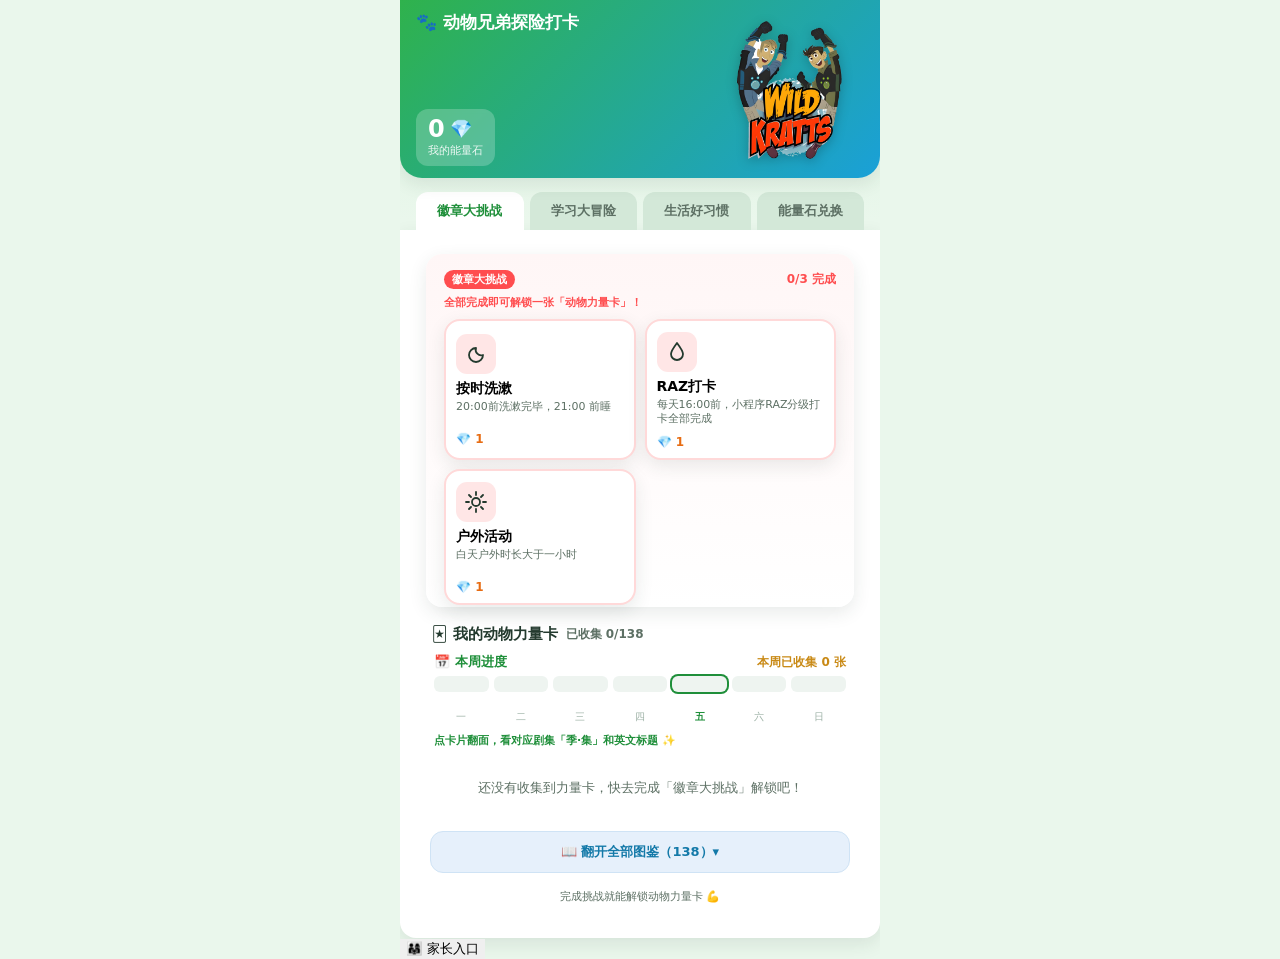
<file: index.html>
<!DOCTYPE html>
<html lang="zh-CN">
<head>
  <meta charset="UTF-8" />
  <meta name="viewport" content="width=device-width, initial-scale=1.0, maximum-scale=1.0, user-scalable=no, viewport-fit=cover" />
  <meta name="theme-color" content="#2fb24c" />
  <meta name="apple-mobile-web-app-capable" content="yes" />
  <meta name="apple-mobile-web-app-status-bar-style" content="default" />
  <meta name="apple-mobile-web-app-title" content="动物兄弟打卡" />
  <link rel="manifest" href="manifest.webmanifest" />
  <link rel="apple-touch-icon" href="img/apple-touch-icon.png" />
  <title>动物兄弟打卡</title>
  <link rel="stylesheet" href="css/style.css" />
</head>
<body>
  <!-- 家长验证弹窗 -->
  <div class="modal-mask hidden" id="lockModal">
    <div class="modal lock-modal">
      <h3>家长验证</h3>
      <div class="field">
        <label>请输入家长密码</label>
        <input type="password" id="lockPwd" inputmode="numeric" maxlength="12" placeholder="默认密码 1234" />
      </div>
      <div class="modal-actions">
        <button class="btn-ghost" id="lockCancel" style="flex:1">取消</button>
        <button class="btn-primary" id="lockOk" style="flex:2">进入家长端</button>
      </div>
    </div>
  </div>

  <!-- ===================== 小朋友视图 ===================== -->
  <div id="kidView" class="view">
    <div class="app-wrap">
      <!-- 顶部大横幅：左信息 + 右 logo（融入横幅背景） -->
      <div class="topbar">
        <div class="topbar-left">
          <h1>🐾 动物兄弟探险打卡</h1>
          <div class="balance-box">
            <div>
              <div class="balance-num"><span id="balance">0</span><span class="balance-ico">💎</span></div>
              <div class="balance-label">我的能量石</div>
            </div>
          </div>
        </div>
        <div class="topbar-right">
          <img src="img/hero.png" alt="动物兄弟" />
        </div>
      </div>

      <!-- 三栏切换器：按任务分类 -->
      <div class="tabs">
        <button class="tab active" data-tab="must">徽章大挑战</button>
        <button class="tab" data-tab="learn">学习大冒险</button>
        <button class="tab" data-tab="habit">生活好习惯</button>
        <button class="tab" data-tab="exchange">能量石兑换</button>
      </div>

      <!-- 面板 1：徽章大挑战 -->
      <div class="panel panel-kid" id="panel-must">
        <div class="section section-must">
          <div class="section-title">
            <span class="tag tag-must">徽章大挑战</span>
            <span class="must-progress" id="mustProgress"></span>
          </div>
          <div class="must-hint">全部完成即可解锁一张「动物力量卡」！</div>
          <div class="task-grid" id="mustGrid"></div>
        </div>
        <div class="section">
          <div class="section-title">🃏 我的动物力量卡 <span class="card-count" id="cardCount"></span></div>
          <div class="week-progress">
            <div class="week-head">
              <span class="week-title">📅 本周进度</span>
              <span class="week-count" id="weekCount">本周已收集 0 张</span>
            </div>
            <div class="week-bar" id="weekBar"></div>
          </div>
          <div class="card-sub">点卡片翻面，看对应剧集「季·集」和英文标题 ✨</div>
          <div class="card-filter hidden" id="cardFilter">
            <button class="cf-tab on" data-f="collected">已收集</button>
            <button class="cf-tab" data-f="uncollected">未收集</button>
            <button class="cf-tab" data-f="all">全部</button>
          </div>
          <div class="card-shelf" id="cardShelf"></div>
          <button class="card-expand" id="cardExpand">📖 翻开全部图鉴（138）▾</button>
        </div>
        <div class="foot-note">完成挑战就能解锁动物力量卡 💪</div>
      </div>

      <!-- 面板 2：学习大冒险 -->
      <div class="panel panel-kid hidden" id="panel-learn">
        <div class="section">
          <div class="section-title"><span class="tag tag-learn">学习大冒险</span></div>
          <div class="task-grid" id="learnGrid"></div>
        </div>
        <div class="foot-note">认真学习，积累能量石去兑换心仪的奖励吧！</div>
      </div>

      <!-- 面板 3：生活好习惯 -->
      <div class="panel panel-kid hidden" id="panel-habit">
        <div class="section">
          <div class="section-title"><span class="tag tag-habit">生活好习惯</span></div>
          <div class="task-grid" id="habitGrid"></div>
        </div>
        <div class="foot-note">自己的事情自己做，你越来越棒啦 🌟</div>
      </div>

      <!-- 面板 4：能量石兑换站 -->
      <div class="panel panel-kid hidden" id="panel-exchange">
        <div class="section">
          <div class="section-title">🎁 能量石兑换站</div>
          <div class="reward-grid" id="rewardGrid"></div>
        </div>
        <div class="foot-note">攒够能量石点兑换，去找爸爸妈妈领取奖励吧！</div>
      </div>

      <!-- 底部固定：家长入口 -->
      <button id="parentEntry" class="parent-entry">👨‍👩‍👧 家长入口</button>
    </div>
  </div>

  <!-- ===================== 家长视图（合并在单 App 内） ===================== -->
  <div id="adminView" class="view hidden">
    <div class="admin-body">
      <button class="back-kid" id="backKidBtn">← 返回打卡页</button>
      <div class="admin-head">
        <h1>🐾 动物兄弟打卡 · 家长端</h1>
        <div class="sub">管理任务清单、奖励与能量石积分</div>
        <div class="admin-balance">
          <div>
            <div style="font-size:12px;opacity:.9">当前能量石余额</div>
            <div class="num" id="aBalance">0</div>
          </div>
          <div style="font-size:26px">💎</div>
        </div>
      </div>

      <div class="tabs">
        <button class="tab active" data-tab="tasks">任务清单</button>
        <button class="tab" data-tab="rewards">奖励兑换</button>
        <button class="tab" data-tab="history">📈 历史记录</button>
      </div>

      <!-- 任务清单 -->
      <div class="panel" id="aPanelTasks">
        <div id="aTaskList"></div>
        <button class="btn-primary" id="aAddTaskBtn">+ 新增任务</button>
      </div>

      <!-- 奖励兑换 -->
      <div class="panel hidden" id="aPanelRewards">
        <div id="aRewardList"></div>
        <button class="btn-primary" id="aAddRewardBtn">+ 新增奖励</button>
      </div>

      <!-- 历史记录（日历视图） -->
      <div class="panel hidden" id="aPanelHistory">
        <div class="cal-head">
          <button class="cal-nav-btn" id="aCalPrev" title="上个月">‹</button>
          <div class="cal-title" id="aCalTitle">2026年08月</div>
          <button class="cal-nav-btn" id="aCalNext" title="下个月">›</button>
          <button class="cal-nav-btn cal-today" id="aCalToday" title="回到今天">▲</button>
        </div>
        <div class="cal-weekdays">
          <span>周一</span><span>周二</span><span>周三</span><span>周四</span>
          <span>周五</span><span>周六</span><span>周日</span>
        </div>
        <div class="cal-grid" id="aCalGrid"></div>
        <div class="cal-detail" id="aCalDetail"></div>
      </div>

      <div class="reset-zone">
        <button class="btn-danger" id="aResetBtn" type="button">🧹 清零重置（清空所有记录）</button>
        <div class="reset-hint">把能量石余额、所有打卡 / 兑换记录、已解锁的力量卡全部清空，并把任务 / 奖励恢复为初始默认。此操作不可恢复。</div>
      </div>

      <div class="reset-zone">
        <div class="pwd-row">
          <input type="text" id="aPwdInput" maxlength="12" placeholder="设置新的家长密码" />
          <button class="btn-ghost" id="aPwdSave">保存密码</button>
        </div>
        <div class="reset-hint">默认密码 1234，可在此修改为自定义密码。</div>
      </div>
    </div>

    <!-- 任务编辑弹窗 -->
    <div class="modal-mask hidden" id="aTaskModal">
      <div class="modal">
        <h3 id="aTaskModalTitle">新增任务</h3>
        <div class="field">
          <label>任务名称</label>
          <input type="text" id="aTName" maxlength="30" placeholder="如：每日阅读" />
        </div>
        <div class="field">
          <label>任务内容</label>
          <textarea id="aTContent" maxlength="200" placeholder="如：亲子共读 15-20 分钟"></textarea>
        </div>
        <div class="field">
          <label>能量石数量</label>
          <input type="number" id="aTStones" min="0" value="1" />
        </div>
        <div class="field">
          <label>分类</label>
          <div class="seg" id="aTCat">
            <button type="button" data-v="learn" class="on">学习大冒险</button>
            <button type="button" data-v="habit">生活好习惯</button>
            <button type="button" data-v="must">徽章大挑战</button>
          </div>
        </div>
        <div class="field">
          <label>状态</label>
          <div class="seg" id="aTStatus">
            <button type="button" data-v="active" class="on">启用</button>
            <button type="button" data-v="inactive">停用</button>
          </div>
        </div>
        <div class="modal-actions">
          <button class="btn-ghost" id="aTaskCancel" style="flex:1">取消</button>
          <button class="btn-primary" id="aTaskSave" style="flex:2">保存</button>
        </div>
      </div>
    </div>

    <!-- 奖励编辑弹窗 -->
    <div class="modal-mask hidden" id="aRewardModal">
      <div class="modal">
        <h3 id="aRewardModalTitle">新增奖励</h3>
        <div class="field">
          <label>奖励名称</label>
          <input type="text" id="aRName" maxlength="30" placeholder="如：看动画片 15 分钟" />
        </div>
        <div class="field">
          <label>所需能量石</label>
          <input type="number" id="aRStones" min="1" value="10" />
        </div>
        <div class="field">
          <label>奖励图片（可选）</label>
          <label class="img-pick">📷 选择图片<input type="file" id="aRImg" accept="image/*" hidden /></label>
          <img class="upload-prev" id="aRImgPrev" alt="" />
        </div>
        <div class="field">
          <label>状态</label>
          <div class="seg" id="aRStatus">
            <button type="button" data-v="active" class="on">启用</button>
            <button type="button" data-v="inactive">停用</button>
          </div>
        </div>
        <div class="modal-actions">
          <button class="btn-ghost" id="aRewardCancel" style="flex:1">取消</button>
          <button class="btn-primary" id="aRewardSave" style="flex:2">保存</button>
        </div>
      </div>
    </div>

    <div class="toast" id="aToast"></div>
  </div>

  <!-- 庆祝遮罩：徽章大挑战全部完成（小朋友端） -->
  <div class="celebrate hidden" id="celebrate">
    <div class="confetti" id="confetti"></div>
    <div class="celebrate-card">
      <div class="mascot">🐾</div>
      <div class="ctitle">太棒了！</div>
      <div class="cmsg" id="celebMsg"></div>
      <div class="powercard-big" id="powerCardBig"></div>
      <button class="btn-primary" id="celebClose">收下力量卡 💪</button>
    </div>
  </div>

  <div class="toast" id="toast"></div>

  <script src="js/config.js"></script>
  <script src="js/store.js"></script>
  <script src="js/admin.js"></script>
  <script src="js/app.js"></script>
</body>
</html>
</file>
<file: css/style.css>
/* ===== 动物兄弟打卡工作台 · 全局样式 ===== */
:root {
  --green: #2fb24c;
  --green-dark: #1f8f3a;
  --blue: #1aa0d8;
  --blue-dark: #1379a8;
  --orange: #ff8a2b;
  --orange-dark: #e76c12;
  --gold: #ffc02e;
  --ink: #233a2e;
  --ink-soft: #5d7064;
  --bg: #eaf7ec;
  --card: #ffffff;
  --line: #d7ead9;
  --danger: #ff4d4f;
  --radius: 16px;
  --shadow: 0 6px 18px rgba(35, 58, 46, 0.10);
}

* { box-sizing: border-box; -webkit-tap-highlight-color: transparent; }
html, body { margin: 0; padding: 0; }
body {
  font-family: "PingFang SC", "Microsoft YaHei", "Hiragino Sans GB", system-ui, sans-serif;
  background: var(--bg);
  color: var(--ink);
  -webkit-text-size-adjust: 100%;
}
button { font-family: inherit; cursor: pointer; border: none; }
input, textarea, select { font-family: inherit; }
.hidden { display: none !important; }

/* 移动端容器：在桌面上呈现手机列宽，在手机上全屏 */
.app-wrap {
  max-width: 480px;
  margin: 0 auto;
  min-height: 100vh;
  background: linear-gradient(180deg, #d8f3dd 0%, var(--bg) 220px);
  position: relative;
  overflow-x: hidden;
}

/* ===== 顶部大横幅：左信息 + 右 logo（融入横幅背景） ===== */
.topbar {
  display: flex; align-items: stretch; gap: 8px;
  padding: 12px 8px 12px 16px;
  background: linear-gradient(135deg, var(--green) 0%, var(--blue) 100%);
  color: #fff;
  border-radius: 0 0 22px 22px;
  box-shadow: var(--shadow);
  position: relative;
  min-height: 158px;
}
.topbar-left { flex: 1; display: flex; flex-direction: column; justify-content: space-between; min-width: 0; }
.topbar h1 { font-size: 17px; margin: 0; display: flex; align-items: center; gap: 6px; font-weight: 800; line-height: 1.2; }
.topbar .leaf { width: 24px; height: 24px; }
.topbar-right {
  display: flex; align-items: center; justify-content: center;
  padding: 6px 10px 6px 6px;
  background: transparent;
  border-radius: 0 0 18px 0;
}
.topbar-right img { height: 142px; width: auto; max-width: 180px; object-fit: contain; display: block; filter: drop-shadow(0 3px 6px rgba(0,0,0,.22)); }
.balance-box {
  background: rgba(255,255,255,.22); border-radius: 12px; padding: 8px 12px;
  backdrop-filter: blur(2px); align-self: flex-start;
}
.balance-num { font-size: 24px; font-weight: 800; line-height: 1; display: flex; align-items: center; gap: 5px; }
.balance-label { font-size: 11px; opacity: .9; margin-top: 2px; }
.balance-ico { font-size: 18px; }

/* ===== 通用区块 ===== */
.section { padding: 12px 14px 2px; }
.section-title {
  display: flex; align-items: center; gap: 8px;
  font-size: 15px; font-weight: 800; margin: 4px 2px 9px; color: var(--ink);
}
.section-title .tag {
  font-size: 11px; font-weight: 700; padding: 2px 8px; border-radius: 20px; color: #fff;
}
.tag-learn { background: var(--blue); }
.tag-habit { background: var(--orange); }

/* ===== 任务卡网格 ===== */
.task-grid { display: grid; grid-template-columns: repeat(2, 1fr); gap: 9px; }
.task-card {
  background: var(--card); border-radius: var(--radius); padding: 11px 10px 9px;
  box-shadow: var(--shadow); position: relative; transition: transform .12s ease;
  border: 2px solid transparent; text-align: left; width: 100%;
}
.task-card:active { transform: scale(.97); }
.task-card .ico {
  width: 40px; height: 40px; border-radius: 11px; display: flex; align-items: center;
  justify-content: center; margin-bottom: 6px;
}
.ico-learn { background: #e3f3fb; }
.ico-habit { background: #fff0e0; }
.task-card .ico svg { width: 24px; height: 24px; stroke: var(--ink); fill: none; stroke-width: 1.8; stroke-linecap: round; stroke-linejoin: round; }
.task-card .name { font-size: 14px; font-weight: 800; margin: 0 0 2px; }
.task-card .desc { font-size: 11px; color: var(--ink-soft); line-height: 1.3; min-height: 24px; }
.task-card .foot { display: flex; align-items: center; justify-content: space-between; margin-top: 8px; }
.task-card .stones { font-size: 12px; font-weight: 800; color: var(--orange-dark); }
.task-card .done-flag { font-size: 11px; font-weight: 700; color: var(--green-dark); }

.task-card.done { border-color: var(--green); background: #f1fcf3; }
.task-card.done .ico { background: var(--green); }
.task-card.done .ico svg { stroke: #fff; }
.task-card.done::after {
  content: "✓"; position: absolute; top: 10px; right: 12px;
  width: 24px; height: 24px; border-radius: 50%; background: var(--green); color: #fff;
  display: flex; align-items: center; justify-content: center; font-size: 14px; font-weight: 800;
}

/* ===== 奖励墙 ===== */
.reward-grid { display: grid; grid-template-columns: repeat(2, 1fr); gap: 9px; }
.reward-card {
  background: var(--card); border-radius: var(--radius); padding: 10px; box-shadow: var(--shadow);
  text-align: center; width: 100%; position: relative;
}
.reward-card .pic {
  width: 100%; aspect-ratio: 1.4/1; border-radius: 12px; background: #fff6e6;
  display: flex; align-items: center; justify-content: center; overflow: hidden; margin-bottom: 8px;
}
.reward-card .pic img { width: 100%; height: 100%; object-fit: cover; }
.reward-card .pic .ph { font-size: 30px; opacity: .5; }
.reward-card .rname { font-size: 13px; font-weight: 700; margin: 0 0 6px; min-height: 32px; }
.reward-card .rcost { font-size: 12px; font-weight: 800; color: var(--orange-dark); margin-bottom: 8px; }
.btn-redeem {
  width: 100%; padding: 9px; border-radius: 12px; font-weight: 800; font-size: 13px;
  background: var(--gold); color: var(--ink); transition: filter .15s;
}
.btn-redeem:active { filter: brightness(.95); }
.btn-redeem:disabled { background: #e4ece6; color: #9bb0a3; cursor: not-allowed; }

/* ===== 浮动提示 ===== */
.toast {
  position: fixed; left: 50%; top: 22%; transform: translateX(-50%) translateY(-10px);
  background: rgba(35,58,46,.94); color: #fff; padding: 10px 18px; border-radius: 22px;
  font-size: 14px; font-weight: 700; opacity: 0; transition: all .25s; z-index: 60; pointer-events: none;
}
.toast.show { opacity: 1; transform: translateX(-50%) translateY(0); }

/* 发现新版本提示 */
.update-tip {
  position: fixed; left: 50%; bottom: 16px; transform: translateX(-50%) translateY(20px);
  display: flex; align-items: center; gap: 12px;
  background: #2fb24c; color: #fff; padding: 10px 14px 10px 18px; border-radius: 30px;
  font-size: 14px; font-weight: 700; box-shadow: 0 6px 20px rgba(0,0,0,.25);
  opacity: 0; pointer-events: none; transition: all .3s; z-index: 70;
}
.update-tip:not(.hidden) { opacity: 1; transform: translateX(-50%) translateY(0); pointer-events: auto; }
.update-tip button {
  background: #fff; color: #2fb24c; border: none; border-radius: 20px;
  padding: 7px 16px; font-size: 13px; font-weight: 800; cursor: pointer;
}
.update-tip.hidden { display: none; }

/* 收集能量石粒子 */
.spark {
  position: fixed; z-index: 55; font-size: 20px; pointer-events: none;
  animation: sparkUp .8s ease-out forwards;
}
@keyframes sparkUp {
  0% { transform: translateY(0) scale(.6); opacity: 1; }
  100% { transform: translateY(-70px) scale(1.3); opacity: 0; }
}

/* ===== 家长端样式 ===== */
.admin-body { max-width: 720px; margin: 0 auto; padding-bottom: 40px; }
.admin-head {
  background: linear-gradient(135deg, var(--green) 0%, var(--blue) 100%);
  color: #fff; padding: 18px; border-radius: 0 0 22px 22px; box-shadow: var(--shadow);
}
.admin-head h1 { margin: 0; font-size: 20px; display: flex; align-items: center; gap: 8px; }
.admin-head .sub { font-size: 12px; opacity: .9; margin-top: 4px; }
.admin-balance {
  margin-top: 12px; background: rgba(255,255,255,.18); border-radius: 14px;
  padding: 12px 16px; display: flex; align-items: center; justify-content: space-between;
}
.admin-balance .num { font-size: 28px; font-weight: 800; }
.tabs { display: flex; gap: 6px; padding: 14px 16px 0; }
.tab {
  flex: 1; padding: 10px; text-align: center; border-radius: 12px 12px 0 0; font-weight: 700;
  font-size: 14px; background: #d3e8d8; color: var(--ink-soft);
}
.tab.active { background: #fff; color: var(--green-dark); }
/* 小朋友端四个 tab 并排：缩小字号、禁止换行，保持单行对齐 */
.app-wrap .tab { font-size: 13px; white-space: nowrap; }
.panel { background: #fff; padding: 16px; border-radius: 0 0 16px 16px; box-shadow: var(--shadow); }
.panel.hidden { display: none; }

.row {
  display: flex; align-items: center; gap: 10px; padding: 12px; border: 1px solid var(--line);
  border-radius: 14px; margin-bottom: 10px;
}
.row .meta { flex: 1; min-width: 0; }
.row .meta .t { font-weight: 700; font-size: 15px; display: flex; align-items: center; gap: 6px; }
.row .meta .d { font-size: 12px; color: var(--ink-soft); margin-top: 2px; }
.row .meta .s { font-size: 11px; color: var(--orange-dark); font-weight: 700; margin-top: 3px; }
.row .actions { display: flex; gap: 6px; }
.icon-btn {
  width: 34px; height: 34px; border-radius: 10px; background: #f1f5f2; font-size: 14px;
  display: flex; align-items: center; justify-content: center; color: var(--ink);
}
.icon-btn.danger { background: #ffe9e9; color: var(--danger); }
.icon-btn.ok { background: #e6f8ea; color: var(--green-dark); }
.icon-btn.undo { background: #e6f0fb; color: var(--blue-dark); }
.icon-btn:disabled { opacity: .35; cursor: not-allowed; }

.btn-primary {
  background: var(--green); color: #fff; padding: 12px 18px; border-radius: 12px;
  font-weight: 800; font-size: 15px; width: 100%; margin-top: 4px;
}
.btn-primary:active { filter: brightness(.95); }
.btn-ghost {
  background: #eef4f0; color: var(--ink); padding: 11px 16px; border-radius: 12px;
  font-weight: 700; font-size: 14px;
}
.btn-danger {
  background: #ffe9e9; color: var(--danger); padding: 12px 18px; border-radius: 12px;
  font-weight: 800; font-size: 15px; width: 100%; margin-top: 4px; border: 1px solid #ffd2d2;
}
.btn-danger:active { filter: brightness(.96); }

.reset-zone {
  margin: 18px 16px 4px; padding: 14px; border: 1px dashed #ffd2d2; border-radius: 14px;
  background: #fff7f7;
}
.reset-hint {
  margin-top: 8px; font-size: 11px; line-height: 1.5; color: #c0392b;
}

/* 弹窗 */
.modal-mask {
  position: fixed; inset: 0; background: rgba(20,40,30,.5); z-index: 80;
  display: flex; align-items: flex-end; justify-content: center;
}
.modal {
  background: #fff; width: 100%; max-width: 480px; border-radius: 22px 22px 0 0;
  padding: 20px 18px 22px; animation: slideUp .25s ease;
}
@keyframes slideUp { from { transform: translateY(100%); } to { transform: translateY(0); } }
.modal h3 { margin: 0 0 14px; font-size: 18px; }
.field { margin-bottom: 12px; }
.field label { display: block; font-size: 13px; font-weight: 700; margin-bottom: 6px; color: var(--ink); }
.field input[type=text], .field input[type=number], .field textarea, .field select {
  width: 100%; padding: 11px 12px; border: 1px solid var(--line); border-radius: 11px;
  font-size: 15px; background: #fafdfb;
}
.field textarea { resize: vertical; min-height: 56px; }
.seg { display: flex; gap: 8px; }
.seg button {
  flex: 1; padding: 10px; border-radius: 11px; background: #eef4f0; font-weight: 700; font-size: 14px;
  color: var(--ink-soft);
}
.seg button.on { background: var(--green); color: #fff; }
.modal-actions { display: flex; gap: 10px; margin-top: 8px; }
.modal-actions .btn-primary { margin-top: 0; }

.upload-prev {
  width: 80px; height: 56px; border-radius: 10px; object-fit: cover; border: 1px solid var(--line);
  display: none; margin-top: 8px;
}
.img-pick {
  display: inline-flex; align-items: center; gap: 6px; padding: 9px 14px; border-radius: 11px;
  background: #fff3e0; color: var(--orange-dark); font-weight: 700; font-size: 13px; margin-top: 4px;
}

.empty { text-align: center; color: var(--ink-soft); padding: 24px; font-size: 13px; }

.foot-note { text-align: center; color: var(--ink-soft); font-size: 11px; padding: 12px 16px 18px; }

/* ===== 每日必打卡 / 徽章大挑战（小朋友端，置顶） ===== */
.tag-must { background: var(--danger); }
.section-must {
  background: linear-gradient(180deg, #fff6f6 0%, #ffffff 100%);
  border-radius: 16px; margin: 8px 10px 2px; box-shadow: var(--shadow);
}
.section-must .section-title { margin: 4px 4px 8px; }
.section-must .task-grid { padding: 0 4px; }
.ico-must { background: #ffe6e6; }
.task-card.must { border-color: #ffd9d9; }
.must-hint { font-size: 11px; color: var(--danger); margin: -2px 4px 9px; font-weight: 700; }
.must-progress { font-size: 12px; font-weight: 800; color: var(--danger); margin-left: auto; }

/* ===== 我的动物力量卡册（翻转卡 · 图鉴式） ===== */
.card-shelf { display: grid; grid-template-columns: repeat(4, 1fr); gap: 8px; }
/* 卡册：本周进度（周一~周日 7 格） + 状态筛选 + 展开按钮 */
.week-progress { margin: 2px 4px 9px; }
.week-head { display: flex; justify-content: space-between; align-items: baseline; margin-bottom: 5px; }
.week-title { font-size: 13px; font-weight: 800; color: var(--green-dark); }
.week-count { font-size: 12px; font-weight: 700; color: var(--gold-dark, #c98a16); }
.week-bar { display: flex; gap: 5px; }
.week-day { flex: 1; text-align: center; }
.week-seg { height: 16px; border-radius: 6px; background: #eef4f0; transition: background .3s ease; }
.week-day.filled .week-seg { background: var(--gold); }
.week-day.today .week-seg { box-shadow: 0 0 0 2px var(--green-dark); }
.week-num { font-size: 12px; font-weight: 800; color: #9bb0a4; line-height: 1.4; min-height: 17px; }
.week-day.filled .week-num { color: var(--gold-dark, #c98a16); }
.week-dow { font-size: 10px; color: #9bb0a4; margin-top: 1px; }
.week-day.today .week-dow { color: var(--green-dark); font-weight: 800; }
.card-sub { font-size: 11px; color: var(--green-dark); margin: 0 4px 9px; font-weight: 700; }
.card-filter { display: flex; gap: 6px; margin: 0 4px 9px; }
.cf-tab {
  flex: 1; padding: 7px 4px; border-radius: 11px; background: #f1f5f2;
  color: var(--ink-soft); font-size: 12px; font-weight: 700; border: 1px solid transparent;
}
.cf-tab.on { background: var(--green); color: #fff; }
.card-expand {
  display: block; width: 100%; margin: 12px 0 2px; padding: 11px;
  border-radius: 13px; background: #e6f0fb; color: var(--blue-dark);
  font-size: 13px; font-weight: 800; border: 1px solid #cfe3f5;
}
.card-expand:active { filter: brightness(.96); }
.card-empty { grid-column: 1 / -1; text-align: center; color: var(--ink-soft); font-size: 13px; padding: 22px 10px; }
.card-count { font-size: 12px; font-weight: 700; color: var(--ink-soft); }

.flip-card {
  position: relative;
  aspect-ratio: 3 / 4;
  perspective: 700px;
  cursor: pointer;
  -webkit-tap-highlight-color: transparent;
  transition: transform .4s cubic-bezier(.2,.85,.3,1.12);
}
.flip-card:active { transform: scale(.96); }
/* 放大态：固定铺满手机页面，弹出动画带大回弹 */
.flip-card.zoomed {
  position: fixed;
  top: 4vh; left: 5vw; right: 5vw; bottom: 4vh;
  z-index: 100;
  animation: cardPop .5s cubic-bezier(.34,1.56,.64,1);
}
.flip-card.zoomed .flip-front,
.flip-card.zoomed .flip-back {
  box-shadow: 0 20px 50px rgba(0,0,0,.35);
  border-radius: 22px;
}
/* 放大态：动物名称与超能力字体放大三倍 */
.flip-card.zoomed .fc-name { font-size: 39px; margin-top: 10px; }
.flip-card.zoomed .fc-power { font-size: 33px; margin-top: 8px; }
@keyframes cardPop {
  from { transform: scale(.55); opacity: 0; }
  to   { transform: scale(1); opacity: 1; }
}
.flip-inner {
  position: absolute; inset: 0;
  transform-style: preserve-3d;
  transition: transform .55s cubic-bezier(.2,.85,.3,1.05);
}
.flip-card.flipped .flip-inner { transform: rotateY(180deg); }
.flip-front, .flip-back {
  position: absolute; inset: 0;
  backface-visibility: hidden;
  -webkit-backface-visibility: hidden;
  border-radius: 12px;
  display: flex; flex-direction: column;
  align-items: center; justify-content: center;
  padding: 6px; text-align: center;
  box-shadow: 0 3px 8px rgba(0,0,0,.10);
  overflow: hidden;
}
.flip-front {
  background: #fff;
  border: 2px solid var(--pc, var(--green));
  border-radius: 16px;
  box-shadow: 0 6px 14px rgba(0,0,0,.12);
}
.flip-front::before { content: ''; position: absolute; inset: 0; background: var(--pc, var(--green)); opacity: .10; border-radius: 14px; }
.flip-front::after {
  content: ''; position: absolute; top: 0; left: 0; right: 0; height: 6px; z-index: 1;
  background: linear-gradient(90deg, var(--pc, var(--green)), rgba(255,255,255,0));
  border-radius: 14px 14px 0 0;
}
.flip-back {
  background: linear-gradient(160deg, var(--pc, var(--green)), var(--green-dark));
  color: #fff;
  transform: rotateY(180deg);
}
.fc-img { width: 100%; height: 66%; object-fit: contain; position: relative; }
.fc-emoji { font-size: 52px; line-height: 1; position: relative; margin-bottom: 2px; filter: drop-shadow(0 3px 5px rgba(0,0,0,.15)); }
.fc-name { font-size: 12px; font-weight: 800; margin-top: 4px; position: relative; background: rgba(255,255,255,.7); border-radius: 8px; padding: 1px 4px; }
.fc-power { font-size: 10px; color: var(--pc, var(--green-dark)); font-weight: 700; margin-top: 3px; position: relative; }
.fc-ep { font-size: 13px; font-weight: 800; margin-bottom: 5px; position: relative; }
.fc-en { font-size: 12px; opacity: .96; word-break: break-word; padding: 0 2px; position: relative; }
.fc-hint { font-size: 10px; opacity: .82; margin-top: 7px; position: relative; }
.fc-ribbon {
  position: absolute; top: 4px; right: 4px; z-index: 2;
  background: var(--gold); color: #5a4500;
  font-size: 9px; font-weight: 800; padding: 1px 5px; border-radius: 8px;
}
.fc-dot {
  position: absolute; top: 4px; right: 4px; z-index: 2;
  width: 16px; height: 16px; border-radius: 50%;
  background: var(--green-dark); color: #fff;
  font-size: 10px; font-weight: 800;
  display: flex; align-items: center; justify-content: center;
}
.flip-card.today .flip-front {
  box-shadow: 0 0 0 3px var(--gold), 0 3px 12px rgba(255,180,0,.45);
}
/* 未收集（待解锁）：整卡置灰、半透明、不可点击，显示锁标 */
.flip-card.locked { cursor: default; filter: grayscale(1); opacity: .55; }
.flip-card.locked:active { transform: none; }
.flip-card.locked .flip-front { border-color: #c2cfc8; }
.flip-card.locked .flip-front::before { background: #9bb0a4; opacity: .22; }
.flip-card.locked .flip-front::after { background: #c2cfc8; }
.flip-card.locked .fc-name { color: #6b7d72; }
.flip-card.locked .fc-power { color: #8aa093; }
.fc-lock {
  position: absolute; top: 4px; right: 4px; z-index: 2;
  font-size: 15px; line-height: 1;
  background: rgba(255,255,255,.9); border-radius: 8px; padding: 1px 4px;
}

/* ===== 庆祝遮罩 ===== */
.celebrate {
  position: fixed; inset: 0; z-index: 90; display: flex; align-items: center; justify-content: center;
  background: rgba(20,40,30,.55); opacity: 0; transition: opacity .3s; padding: 20px;
}
.celebrate.show { opacity: 1; }
.celebrate-card {
  position: relative; background: #fff; border-radius: 24px; padding: 26px 22px; text-align: center;
  width: 100%; max-width: 320px; transform: scale(.8); transition: transform .3s;
  box-shadow: 0 20px 50px rgba(0,0,0,.3); z-index: 2;
}
.celebrate.show .celebrate-card { transform: scale(1); animation: pop .5s ease; }
@keyframes pop { 0% { transform: scale(.8); } 60% { transform: scale(1.06); } 100% { transform: scale(1); } }
.celebrate-card .mascot { font-size: 46px; animation: bounce 1s ease infinite; }
@keyframes bounce { 0%,100% { transform: translateY(0); } 50% { transform: translateY(-8px); } }
.celebrate-card .ctitle { font-size: 22px; font-weight: 900; color: var(--green-dark); margin: 6px 0 4px; }
.celebrate-card .cmsg { font-size: 13px; color: var(--ink-soft); line-height: 1.4; margin-bottom: 14px; }
.powercard-big {
  border-radius: 18px; padding: 16px; margin-bottom: 16px; position: relative; overflow: hidden;
  background: var(--pc); color: #fff; box-shadow: 0 8px 20px rgba(0,0,0,.18);
}
.powercard-big::after {
  content: ''; position: absolute; inset: 0;
  background: radial-gradient(circle at 30% 20%, rgba(255,255,255,.45), transparent 60%);
}
.powercard-big .pc-emoji { font-size: 40px; position: relative; }
.powercard-big .pc-img {
  width: 78px; height: 78px; border-radius: 50%; object-fit: cover;
  border: 3px solid rgba(255,255,255,.92); position: relative;
  box-shadow: 0 4px 12px rgba(0,0,0,.22); background: #fff; display: inline-block;
}
.powercard-big .pc-name { font-size: 18px; font-weight: 900; margin-top: 4px; position: relative; }
.powercard-big .pc-power { font-size: 13px; font-weight: 700; opacity: .95; margin-top: 2px; position: relative; }
.confetti { position: absolute; inset: 0; overflow: hidden; pointer-events: none; }
.confetti i {
  position: absolute; top: -12px; width: 9px; height: 14px; border-radius: 2px; opacity: .9;
  animation: fall linear forwards;
}
@keyframes fall { to { transform: translateY(460px) rotate(360deg); opacity: 0; } }

/* ===== 历史记录：日历视图 ===== */
.cal-head { display: flex; align-items: center; gap: 8px; padding: 0 2px 10px; }
.cal-title { flex: 1; text-align: center; font-size: 18px; font-weight: 800; color: var(--ink); }
.cal-nav-btn {
  width: 34px; height: 34px; border-radius: 50%;
  background: #f1f5f2; color: var(--ink);
  display: flex; align-items: center; justify-content: center;
  font-size: 18px; line-height: 1;
}
.cal-nav-btn:active { transform: scale(.94); }
.cal-today { background: #e8f7eb; color: var(--green-dark); }

.cal-weekdays {
  display: grid; grid-template-columns: repeat(7, 1fr); gap: 6px;
  padding: 0 0 6px; color: var(--ink-soft);
  font-size: 12px; text-align: center;
}
.cal-grid { display: grid; grid-template-columns: repeat(7, 1fr); gap: 6px; }
.cal-cell {
  aspect-ratio: 1/1;
  border: 1px solid #ececec; border-radius: 12px;
  display: flex; align-items: center; justify-content: center;
  font-size: 15px; font-weight: 600; background: #fff; color: var(--ink);
  transition: transform .12s ease;
}
.cal-cell:active { transform: scale(.96); }
.cal-cell.out { border-color: transparent; background: transparent; }
.cal-cell.has-rec { color: var(--green-dark); }
.cal-cell.today { background: #e8f7eb; border-color: var(--green); color: var(--green-dark); }
.cal-cell.sel { background: var(--green); color: #fff; border-color: var(--green); }

.cal-detail { margin-top: 14px; border-top: 1px solid var(--line); padding-top: 12px; }
.cal-detail-title { font-size: 14px; font-weight: 800; margin-bottom: 8px; color: var(--ink); }
.cal-detail-empty { text-align: center; color: var(--ink-soft); font-size: 13px; padding: 16px 0; }

/* 详情内单条记录行 */
.cal-record { display: flex; align-items: center; gap: 10px; padding: 10px 12px; border: 1px solid var(--line); border-radius: 12px; margin-bottom: 8px; font-size: 13px; }
.cal-record .hico { width: 30px; height: 30px; border-radius: 50%; display: flex; align-items: center; justify-content: center; font-size: 14px; flex-shrink: 0; }
.cal-record .hmain { flex: 1; min-width: 0; }
.cal-record .ht { font-weight: 700; }
.cal-record .hd { font-size: 11px; color: var(--ink-soft); }
.cal-record .hv { font-weight: 800; font-size: 14px; }
.cal-record .hv.plus { color: var(--green-dark); }
.cal-record .hv.minus { color: var(--orange-dark); }
</file>
